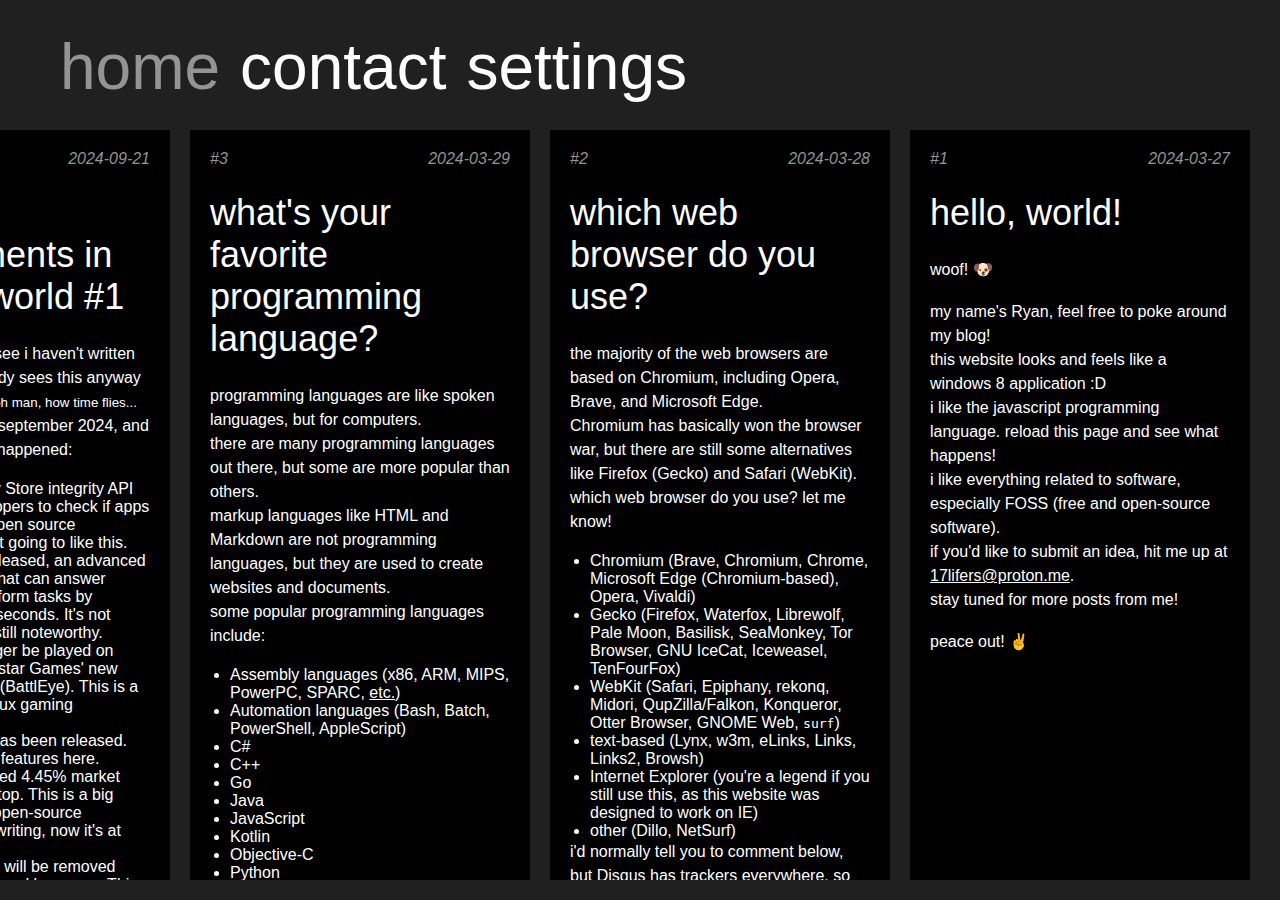
<file: index.html>
<!DOCTYPE html>
<html lang="en">

<head>
    <meta charset="UTF-8">
    <meta name="viewport" content="width=device-width, initial-scale=1.0">
    <link rel="shortcut icon" href="favicon.ico" type="image/x-icon">
    <link rel="stylesheet" href="style.css">
    <script src="script.js" defer></script>
    <title>win8 (metro) inspired blog</title>
    <meta name="description" content="a blog inspired by the windows 8 metro design. feel free to poke around!">
    <link rel="alternate" href="rss.xml" type="application/rss+xml" title="rss feed">
    <meta name="keywords" content="windows 8, metro, design, website, html, css, javascript">
    <meta name="author" content="Ryan">
    <meta name="robots" content="index, follow">
    <meta name="theme-color" content="#949494">
    <meta property="og:title" content="win8 (metro) inspired blog">
    <meta property="og:description" content="a blog inspired by the windows 8 metro design. feel free to poke around!">
    <meta property="og:image" content="https://spetterman66.github.io/screenshot.png">
    <meta property="og:url" content="https://spetterman66.github.io/">
    <meta property="og:type" content="website">
    <meta property="og:site_name" content="win8 (metro) inspired blog">
    <meta property="og:locale" content="en_US">
    <meta name="twitter:card" content="summary_large_image">
    <meta name="twitter:title" content="win8 (metro) inspired blog">
    <meta name="twitter:description" content="a blog inspired by the windows 8 metro design. feel free to poke around!">
    <meta name="twitter:image" content="https://spetterman66.github.io/screenshot.png">
    <meta name="twitter:url" content="https://spetterman66.github.io/">
    <meta name="canonical" content="https://spetterman66.github.io/">
</head>

<body onload="initialize()">
    <header>
        <nav>
            <ul>
                <li><a href="index.html" class="current" id="hometext">home</a></li>
                <li><a onclick="contact()" id="contacttext">contact</a></li>
                <div>
                    <li><a onclick="settings()" id="settingstext">settings</a></li>
                </div>
            </ul>
        </nav>
    </header>
    <div id="contact" style="display: none;">
        <div id="contact-content">
            <h1 id="contact-title">contact me</h1>
            <p>you can reach me at:
                <br>
                email: <a href="mailto:17lifers@proton.me">17lifers@proton.me</a>
                <br>
                discord: <code>wearethelifersyetagain</code>
            </p>
            <a onclick="contact()" id="close">close</a>
        </div>
    </div>
    <div id="settings" style="display: none;">
        <div id="settings-content">
            <h1 id="settings-title">settings</h1>
            <a onclick="share()" id="share">share this website</a>
            <a onclick="rss()" id="rss">open rss feed</a>
            <a onclick="help()" id="help">help</a>
            <div class="theme">
                <p>theme:</p>
                <select id="theme" onchange="changeTheme()">
                    <option value="dark">dark</option>
                    <option value="light">light</option>
                </select>
            </div>
            <br>
            <a onclick="settings()" id="close">close</a>
        </div>
    </div>
    <script>
        function contact() {
            var contact = document.getElementById("contact");
            if (contact.style.display === "none") {
                contact.style.display = "flex";
            } else {
                contact.style.display = "none";
            }
        }
        function changeTheme() {
            var theme = document.getElementById("theme").value;
            localStorage.setItem("theme", theme);
            if (theme === "light") {
                document.body.style.backgroundColor = "white";
                document.body.style.color = "black";
                location.reload();
            } else if (theme === "dark") {
                document.body.style.backgroundColor = "black";
                document.body.style.color = "white";
                location.reload();
            }
        }
        function help() {
            alert("come on, it's not hard to use this website :P");
        }
        function rss() {
            window.open("rss.xml", "_blank");
        }
        // event listener for <esc> key to close the contact or settings div
        document.addEventListener("keydown", function (event) {
            if (event.key === "Escape") {
                var contact = document.getElementById("contact");
                var settings = document.getElementById("settings");
                if (contact.style.display === "flex") {
                    contact.style.display = "none";
                }
                if (settings.style.display === "flex") {
                    settings.style.display = "none";
                }
            }
        });
        function share() {
            if (navigator.share) {
                navigator.share({
                    title: 'windows 8-inspired website',
                    text: 'check out this cool website!',
                    url: window.location.href,
                })
                    .then(() => console.log('Successful share'))
                    .catch((error) => console.log('Error sharing', error));
            } else {
                console.log('sorry, the web share api is not supported in your browser');
            }
        }
        // change the text of the #contact-title every 3 seconds
        setInterval(function () {
            var contactTitle = document.getElementById("contact-title");
            var contactTitles = ["contact me", "hit me up", "slide into my DMs", "shoot me an email", "reach out to me", "get in touch with me", "send me a message"];
            // select a random title from the array
            contactTitle.innerHTML = contactTitles[Math.floor(Math.random() * contactTitles.length)];
        }, 3000);
        function settings() {
            var settings = document.getElementById("settings");
            if (settings.style.display === "none") {
                settings.style.display = "flex";
            } else {
                settings.style.display = "none";
            }
        }
        // when the user clicks outside of the contact or settings div, close it
        window.onclick = function (event) {
            var contact = document.getElementById("contact");
            var settings = document.getElementById("settings");
            if (event.target == contact) {
                contact.style.display = "none";
            }
            if (event.target == settings) {
                settings.style.display = "none";
            }
        }
        function alphabetical() {
            var alphabetical = document.getElementById("alphabetical");
            var alphabeticalItems = document.querySelectorAll("#alphabetical > li");

            // sort the list items alphabetically

            var items = Array.prototype.slice.call(alphabeticalItems);
            items.sort(function (a, b) {
                return a.textContent.localeCompare(b.textContent);
            });
            items.forEach(function (item) {
                alphabetical.appendChild(item);
            });
        }
        window.addEventListener('load', function () {
            var content = document.getElementById('content');
            content.style.left = '0';
            content.style.opacity = '1';
            alphabetical();
        })
    </script>
    <main class="content" id="content" style="position: relative; left: 600px; opacity: 0;">
        <section id="post1" class="post">
            <article>
                <hgroup>
                    <div class="post-info">
                        <i>#1</i><i>2024-03-27</i>
                    </div>
                    <h1>hello, world!</h1>
                </hgroup>
                <p><span id="animal">meow! 😺</span></p>
                <br>
                <p>my name's Ryan, feel free to poke around my blog!</p>
                <p>this website looks and feels like a windows 8 application :D</p>
                <p>i like the javascript programming language. reload this page and see what happens!</p>
                <p>i like everything related to software, especially FOSS (free and open-source software).</p>
                <p>if you'd like to submit an idea, hit me up at <a href="mailto:17lifers@proton.me"
                        class="underline">17lifers@proton.me</a>.</p>
                <p>stay tuned for more posts from me!</p>
                <br>
                <p>peace out! ✌️</p>
            </article>
        </section>
        <section id="post2" class="post">
            <article>
                <hgroup>
                    <div class="post-info">
                        <i>#2</i><i>2024-03-28</i>
                    </div>
                    <h1 class="desktop">which web browser do you use?</h1>
                    <h1 class="mobile">which browser do you use?</h1>
                </hgroup>
                <p>the majority of the web browsers are based on Chromium, including Opera, Brave, and Microsoft Edge.
                </p>
                <p>Chromium has basically won the browser war, but there are still some alternatives like Firefox
                    (Gecko) and Safari (WebKit).</p>
                <p>which web browser do you use? let me know!</p>
                <ul class="list">
                    <li>Chromium (Brave, Chromium, Chrome, Microsoft Edge (Chromium-based), Opera, Vivaldi)</li>
                    <li>Gecko (Firefox, Waterfox, Librewolf, Pale Moon, Basilisk, SeaMonkey, Tor Browser, GNU IceCat,
                        Iceweasel, TenFourFox)</li>
                    <li>WebKit (Safari, Epiphany, rekonq, Midori, QupZilla/Falkon, Konqueror, Otter Browser, GNOME Web,
                        <code>surf</code>)
                    </li>
                    <li>text-based (Lynx, w3m, eLinks, Links, Links2, Browsh)</li>
                    <li>Internet Explorer (you're a legend if you still use this, as this website was designed to work
                        on IE)</li>
                    <li>other (Dillo, NetSurf)</li>
                </ul>
                <p>i'd normally tell you to comment below, but Disqus has trackers everywhere, so let's not use that.
                </p>
                <p>as an alternative, you can voice your thoughts on the <a
                        href="https://github.com/spetterman66/spetterman66.github.io/discussions/1"
                        class="underline">GitHub Discussions</a> page.</p>
                <br>
                <p>happy browsing! 🌐</p>
            </article>
        </section>
        <section id="post3" class="post">
            <article>
                <hgroup>
                    <div class="post-info">
                        <i>#3</i><i>2024-03-29</i>
                    </div>
                    <h1 class="desktop">what's your favorite programming language?</h1>
                    <h1 class="mobile">what's your favorite programming language?</h1>
                </hgroup>
                <p>programming languages are like spoken languages, but for computers.</p>
                <p>there are many programming languages out there, but some are more popular than others.</p>
                <p>markup languages like HTML and Markdown are not programming languages, but they are used to create
                    websites and documents.</p>
                <p>some popular programming languages include:</p>
                <ul class="list" id="alphabetical">
                    <li>Rust</li>
                    <li>Python</li>
                    <li>JavaScript</li>
                    <li>C++</li>
                    <li>C#</li>
                    <li>Java</li>
                    <li>Go</li>
                    <li>Ruby</li>
                    <li>Objective-C</li>
                    <li>Swift</li>
                    <li>Kotlin</li>
                    <li>Automation languages (Bash, Batch, PowerShell, AppleScript)</li>
                    <li>Assembly languages (x86, ARM, MIPS, PowerPC, SPARC, <a class="underline"
                            href="https://en.wikipedia.org/wiki/Comparison_of_instruction_set_architectures#Instruction_sets">etc.</a>)
                    </li>
                </ul>
                <p>let me know at <a href="https://github.com/spetterman66/spetterman66.github.io/discussions/2"
                        class="underline">GitHub Discussions</a> what your favorite programming language is!</p>
                <br>
                <p>happy coding! 🖥️</p>
                <br>
            </article>
        </section>
        <section id="post4" class="post">
            <article>
                <hgroup>
                    <div class="post-info">
                        <i>#4</i><i>2024-09-21</i>
                    </div>
                    <h1 class="desktop">recent developments in the tech world #1</h1>
                    <h1 class="mobile">recent developments in the tech world #1</h1>
                </hgroup>
                <p>hi there, as you can see i haven't written here in a while. nobody sees this anyway so why bother lmao <small>oh man, how time flies...</small></p>
                <p>today is saturday 21 september 2024, and a few notable things happened:</p>
                <ul class="list">
                    <li>Google has a Play Store integrity API available to developers to check if apps are sideloaded. Open source enthousiasts aren't going to like this.</li>
                    <li>OpenAI o1 was released, an advanced reasoning model that can answer questions and perform tasks by thinking for a few seconds. It's not open source, but still noteworthy.</li>
                    <li>GTA V can no longer be played on Linux due to Rockstar Games' new anti-cheat system (BattlEye). This is a big blow to the Linux gaming community.</li>
                    <li>macOS Sequoia has been released. Check out its new features <a href="apple.com/macos">here</a>.</li>
                    <li>Linux has surpassed 4.45% <a href="https://gs.statcounter.com/os-market-share/desktop/worldwide">market share</a> on the desktop. This is a big milestone for the open-source community. As of writing, now it's at 4.55%.</li>
                    <li>Manifest version 2 will be removed from Chromium-based browsers. This means that ad blockers like uBlock Origin no longer work correctly. There is an enterprise flag to make it last until June 2025, but that won't last forever.</li>
                </ul>
                <p>now you: are you affected by the Manifest version 2 removal? let me know in the <a href="https://github.com/spetterman66/spetterman66.github.io/discussions/3" class="underline">GitHub Discussion</a>!</p>
                <p>see you next time, when i feel like writing again.</p>
                <br>
            </article>
        </section>
        <section id="post5" class="post">
            <article>
                <hgroup>
                    <div class="post-info">
                        <i>#5</i><i>2024-12-07</i>
                    </div>
                    <h1 class="desktop">how well does the nvidia geforce 8400 gs perform in 2024?</h1>
                    <h1 class="mobile">how well does the nvidia geforce 8400gs perform in 2024?</h1>
                </hgroup>
                <em>it's december already? holy crap!</em>
                <p>if overclocked by a bit, the MSI NVIDIA 8400 GS is still usable in 2024.</p>
                <p>software used to overclock is asus gpu tweak, as it overclocks more than msi afterburner.</p>
                <p>all games are ran at the lowest possible setting through the GUI, not through special command-line arguments or configuration files.</p>
                <h2>clocks the card in this setup runs at:</h2>
                <ul>
                    <li>core/shader: 750MHz</li>
                    <li>memory: 800MHz</li>
                </ul>
                <h1>game benchmarks:</h1>
                <h3>Holocure (cool Hololive Vtuber game on Steam)</h3>
                <p>runs at a good 45-65FPS, due to it being a simple 2D pixel art game. resolution set to 1280x720 windowed on a 1600x900 display.</p>
                <h3>Half-Life 2</h3>
                <p>runs at 35-50 FPS, due to the game being old xd</p>
                <h3>Portal 2007</h3>
                <p>runs at quite a smooth 45-60FPS :D</p>
                <h3>Minecraft 1.12.2</h3>
                <p>with the fastest settings and 10 render chunks to keep my sanity, it runs at a comfortable 20-30FPS.</p>
                <h3>Osu!</h3>
                <p>due to the game being 2D, this rather bad graphics card handles it well, as its good at 2D acceleration. 50 to 90 FPS, depending on intensity of beatmap.</p>
                <h3>Unigine Heaven</h3>
                <p>the Unigine Heaven benchmark runs at a maximum of 7fps on a resolution of 1600x900, maybe it'll run faster on a lower screen resolution.</p>
                <h3>VRChat Desktop</h3>
                <p>VRChat Desktop runs at 10fps maximum on 1600x900, with the "Planck Zero" world (smallest possible world in VRChat, so it doesn't take up a lot of resources at all)</p>
            </article>
        </section>
    </main>
    <script>
        const animal = document.getElementById("animal");
        const animals = ["meow! 😺", "woof! 🐶", "oink! 🐷", "quack! 🦆", "hiss! 🐍", "rawr! 🦕"]
        // select a random animal from the array
        animal.innerHTML = animals[Math.floor(Math.random() * animals.length)];
    </script>
</body>

</html>
</file>
<file: style.css>
html, body {
    background-color: rgb(32, 32, 32); 
    color: white;
    height: 100%;
    width: 100%;
    margin: 0;
}
body {
    overflow: hidden;
}
html, body, p, h1, h2, h3, h4, h5, h6, span {
    font-family: 'Segoe UI', Tahoma, Geneva, Verdana, sans-serif;
    font-weight: 100;
}
h1 {
    font-size: 36px;
}
ul, ol {
    list-style-type: none;
    padding: 0;
    margin: 0;
}
ul, ol {
    display: -webkit-box;
    display: -webkit-flex;
    display: -moz-box;
    display: -ms-flexbox;
    display: flex;
}
li {
    padding-left: 10px;
    padding-right: 10px;
}
a.current {
    text-decoration: none;
    color: rgb(148, 148, 148);
    -webkit-transition: all 0.3s ease;
    -o-transition: all 0.3s ease;
    -moz-transition: all 0.3s ease;
    transition: all 0.3s ease;
    cursor: default;
}
a {
    text-decoration: none;
    color: white;
    -webkit-transition: all 0.3s ease;
    -o-transition: all 0.3s ease;
    -moz-transition: all 0.3s ease;
    transition: all 0.3s ease;
    cursor: pointer;
}
#contact, #settings {
    width: 100%;
    height: 100%;
    position: fixed;
    z-index: 999;
    background-color: rgba(0, 0, 0, 0.5);
    top: 0;
    display: -webkit-box;
    display: -webkit-flex;
    display: -moz-box;
    display: -ms-flexbox;
    display: flex;
    -webkit-box-pack: center;
    -webkit-justify-content: center;
       -moz-box-pack: center;
        -ms-flex-pack: center;
            justify-content: center;
    -webkit-box-align: center;
    -webkit-align-items: center;
       -moz-box-align: center;
        -ms-flex-align: center;
            align-items: center;
}
#contact-content, #settings-content {
    display: -webkit-box;
    display: -webkit-flex;
    display: -moz-box;
    display: -ms-flexbox;
    display: flex;
    -webkit-box-orient: vertical;
    -webkit-box-direction: normal;
    -webkit-flex-direction: column;
       -moz-box-orient: vertical;
       -moz-box-direction: normal;
        -ms-flex-direction: column;
            flex-direction: column;
    padding: 20px;
    width: 400px;
    background-color: rgb(32, 32, 32);
}
#contact-title, #settings-title {
    -webkit-margin-before: 0;
            margin-block-start: 0;
}
#settings-language {
    display: -webkit-box;
    display: -webkit-flex;
    display: -moz-box;
    display: -ms-flexbox;
    display: flex;
}
select {
    background-color: rgb(32, 32, 32);
    font-family: 'Segoe UI', Tahoma, Geneva, Verdana, sans-serif;
    color: white;
    padding: 5px;
    margin-bottom: 10px;
    width: 100%;
}
a:hover, a:active, a:focus {
    color: rgb(148, 148, 148);
}
header {
    font-size: 64px;
    padding-left: 50px;
    padding-top: 30px;
    height: 85px;
}
p {
    margin-block-start: 0;
    margin-block-end: 0;
    line-height: 1.5;
}
.mobile {
    display: none;
}
.content {
    /* height is 100% of the viewport minus the height of the header */
    height: -webkit-calc(100% - 150px);
    height: -moz-calc(100% - 150px);
    height: calc(100% - 150px);
    padding-left: 20px;
    padding-right: 20px;
    margin-top: 15px;
    margin-bottom: 15px;
    overflow-x: auto;
    overflow-y: hidden;
    display: -webkit-box;
    display: -webkit-flex;
    display: -moz-box;
    display: -ms-flexbox;
    display: flex;
    -webkit-box-orient: horizontal;
    -webkit-box-direction: reverse;
    -webkit-flex-direction: row-reverse;
       -moz-box-orient: horizontal;
       -moz-box-direction: reverse;
        -ms-flex-direction: row-reverse;
            flex-direction: row-reverse;
    scrollbar-width: none;
    -ms-overflow-style: none;
    transition: all 0.7s ease;
}
.content::-webkit-scrollbar {
    display: none;
}
button {
    font-family: 'Segoe UI', Tahoma, Geneva, Verdana, sans-serif;
    border: unset;
}
section {
    background-color: black;
    max-width: 600px;
    min-width: 300px;
    height: 100%;
    padding-left: 20px;
    padding-right: 20px;
    margin-left: 10px;
    margin-right: 10px;
}
ul.list {
    padding-left: 20px;
    display: initial;
}
ul.list > li {
    padding-left: initial;
    padding-right: initial;
    list-style: disc;
    margin-left: 20px;
}
section:focus, section:focus-visible, section:focus-within {
    border: 1px solid white;
}
article {
    padding-top: 20px;
}
i {
    color: rgb(148, 148, 148);
}
.post {
    overflow-x: scroll;
}
.post-info {
    display: -webkit-box;
    display: -webkit-flex;
    display: -moz-box;
    display: -ms-flexbox;
    display: flex;
    -webkit-box-pack: justify;
    -webkit-justify-content: space-between;
       -moz-box-pack: justify;
        -ms-flex-pack: justify;
            justify-content: space-between;
}
.underline {
    text-decoration: underline;
}
@media screen and (max-width: 800px) {
    header {
        font-size: 24px;
        padding-left: 20px;
    }
    .mobile {
        display: block;
    }
    .desktop {
        display: none;
    }
}
/* if "light" class is added to the body, change the background color */
body.light {
    background-color: whitesmoke;
    color: black;
}
#settingstext.light {
    color: rgb(148, 148, 148);
}
#contacttext.light {
    color: rgb(148, 148, 148);
}
#hometext.light {
    color: black;
}
section.light {
    background-color: white;
}
#contact-content.light, #settings-content.light {
    background-color: white;
}
select.light {
    background-color: white;
    color: black;
}
#share.light {
    color: black;
}
#share.light:hover {
    color: rgb(148, 148, 148);
}
#help.light {
    color: black;
}
#help.light:hover {
    color: rgb(148, 148, 148);
}
#close.light {
    color: black;
}
#close.light:hover {
    color: rgb(148, 148, 148);
}
</file>
